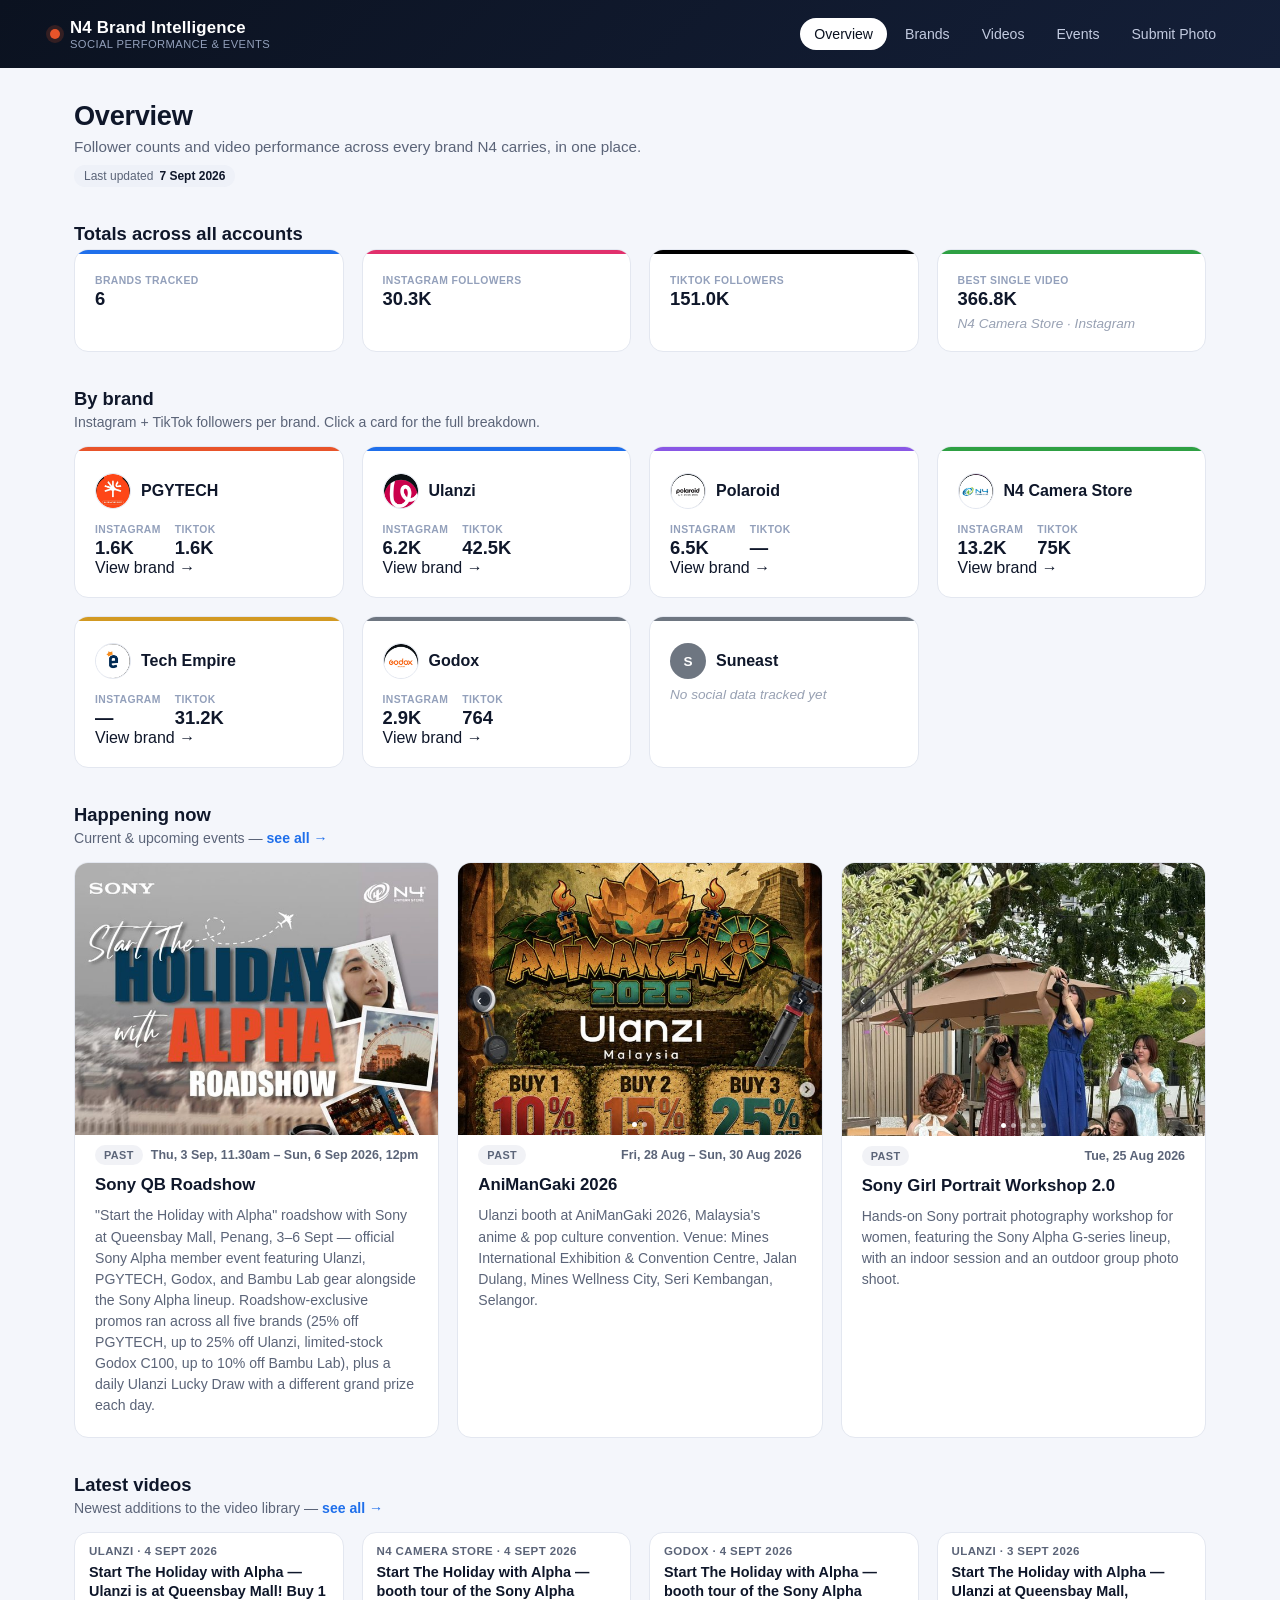
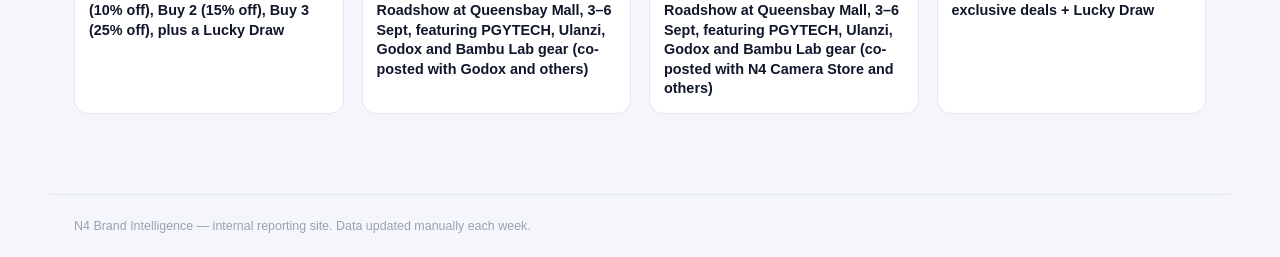
<file: index.html>
<!doctype html>
<html lang="en">
<head>
<meta charset="utf-8" />
<meta name="viewport" content="width=device-width, initial-scale=1" />
<title>N4 Brand Intelligence — Overview</title>
<link rel="stylesheet" href="assets/style.css" />
</head>
<body>
<header class="topbar">
  <div class="topbar-inner">
    <div class="brand-mark">
      <span class="dot"></span>
      <div>
        N4 Brand Intelligence
        <small>Social performance &amp; events</small>
      </div>
    </div>
    <nav class="mainnav">
      <a href="index.html">Overview</a>
      <a href="brands.html">Brands</a>
      <a href="videos.html">Videos</a>
      <a href="events.html">Events</a>
      <a href="submit-photo.html">Submit Photo</a>
    </nav>
  </div>
</header>

<main>
  <div class="page-head">
    <h1>Overview</h1>
    <p>Follower counts and video performance across every brand N4 carries, in one place.</p>
    <div class="updated-pill" id="updatedPill">Loading…</div>
  </div>

  <div class="section">
    <h2>Totals across all accounts</h2>
    <div class="grid cols-4" id="totalsGrid"></div>
  </div>

  <div class="section">
    <h2>By brand</h2>
    <p class="sub">Instagram + TikTok followers per brand. Click a card for the full breakdown.</p>
    <div class="grid cols-4" id="brandGrid"></div>
  </div>

  <div class="section">
    <h2>Happening now</h2>
    <p class="sub">Current &amp; upcoming events — <a href="events.html" style="color:var(--accent-2);font-weight:600;">see all →</a></p>
    <div class="grid cols-3" id="eventsPreview"></div>
  </div>

  <div class="section">
    <h2>Latest videos</h2>
    <p class="sub">Newest additions to the video library — <a href="videos.html" style="color:var(--accent-2);font-weight:600;">see all →</a></p>
    <div id="videosPreview"></div>
  </div>
</main>

<footer class="sitefoot">N4 Brand Intelligence — internal reporting site. Data updated manually each week.</footer>

<script src="assets/app.js"></script>
<script>
(async function () {
  const metrics = await loadJSON("data/metrics.json");
  document.getElementById("updatedPill").innerHTML = `Last updated <b>${fmtDate(metrics.lastUpdated)}</b>`;

  const active = metrics.brands.filter(b => !b.noDataYet);

  // Totals
  let totalIG = 0, totalTT = 0, bestVideo = { views: 0, brand: "", platform: "" };
  active.forEach(b => {
    if (b.instagram) {
      totalIG += b.instagram.followers || 0;
      if ((b.instagram.bestVideoViews || 0) > bestVideo.views) {
        bestVideo = { views: b.instagram.bestVideoViews, brand: b.name, platform: "Instagram" };
      }
    }
    if (b.tiktok) {
      totalTT += b.tiktok.followers || 0;
      if ((b.tiktok.bestVideoViews || 0) > bestVideo.views) {
        bestVideo = { views: b.tiktok.bestVideoViews, brand: b.name, platform: "TikTok" };
      }
    }
  });

  const totalsGrid = document.getElementById("totalsGrid");
  totalsGrid.innerHTML = `
    <div class="card stat"><div class="accent-bar" style="background:var(--accent-2)"></div>
      <span class="plat-stat"><span class="tag">Brands tracked</span><b>${active.length}</b></span></div>
    <div class="card stat"><div class="accent-bar" style="background:#e1306c"></div>
      <span class="plat-stat"><span class="tag">Instagram followers</span><b>${fmtNum(totalIG)}</b></span></div>
    <div class="card stat"><div class="accent-bar" style="background:#000"></div>
      <span class="plat-stat"><span class="tag">TikTok followers</span><b>${fmtNum(totalTT)}</b></span></div>
    <div class="card stat"><div class="accent-bar" style="background:var(--good)"></div>
      <span class="plat-stat"><span class="tag">Best single video</span><b>${fmtNum(bestVideo.views)}</b></span>
      <div class="no-data" style="margin-top:6px;">${bestVideo.brand} · ${bestVideo.platform}</div></div>
  `;

  // Brand cards
  const brandGrid = document.getElementById("brandGrid");
  function logoTag(b, cls) {
    return b.logo
      ? `<img class="${cls}" src="${b.logo}" alt="${b.name} logo" />`
      : `<div class="${cls === 'brand-logo' ? 'brand-logo-placeholder' : 'brand-logo-placeholder'}" style="background:${b.color}">${b.name.charAt(0)}</div>`;
  }

  brandGrid.innerHTML = metrics.brands.map(b => {
    if (b.noDataYet) {
      return `<div class="card stat"><div class="accent-bar" style="background:${b.color}"></div>
        <div class="logo-row">${logoTag(b, 'brand-logo')}<h3>${b.name}</h3></div>
        <div class="no-data" style="margin-top:8px;">No social data tracked yet</div></div>`;
    }
    return `<a href="brands.html#${b.id}"><div class="card stat">
      <div class="accent-bar" style="background:${b.color}"></div>
      <div class="logo-row">${logoTag(b, 'brand-logo')}<h3>${b.name}</h3></div>
      <div class="platforms">
        ${b.instagram ? `<div class="plat-stat"><span class="tag">Instagram</span><b>${fmtNum(b.instagram.followers)}</b></div>` : `<div class="plat-stat"><span class="tag">Instagram</span><b>—</b></div>`}
        ${b.tiktok ? `<div class="plat-stat"><span class="tag">TikTok</span><b>${fmtNum(b.tiktok.followers)}</b></div>` : `<div class="plat-stat"><span class="tag">TikTok</span><b>—</b></div>`}
      </div>
      <span class="view-link">View brand →</span>
    </div></a>`;
  }).join("");

  // Events preview
  try {
    const eventsData = await loadJSON("data/events.json");
    const statusRank = { current: 0, upcoming: 1, past: 2 };
    const sortedEvents = [...eventsData.events].sort((a, b) => {
      const rankDiff = (statusRank[a.status] ?? 3) - (statusRank[b.status] ?? 3);
      if (rankDiff !== 0) return rankDiff;
      // upcoming: soonest first; current/past: most recent first
      const dir = a.status === "upcoming" ? 1 : -1;
      return dir * (a.date || "").localeCompare(b.date || "");
    });
    const preview = sortedEvents.slice(0, 3);
    const eventsPreview = document.getElementById("eventsPreview");
    eventsPreview.innerHTML = preview.length ? preview.map(renderEventCard).join("") :
      `<div class="empty-state">No events added yet. Add one on the Events page.</div>`;
    initPhotoGalleries(eventsPreview);
  } catch (e) {
    document.getElementById("eventsPreview").innerHTML = `<div class="empty-state">Couldn't load events.</div>`;
  }

  // Videos preview
  try {
    const videosData = await loadJSON("data/videos.json");
    const previewWrap = document.getElementById("videosPreview");
    const sorted = [...videosData.videos].sort((a, b) => (b.postedAt || "").localeCompare(a.postedAt || ""));
    if (!sorted.length) {
      previewWrap.innerHTML = `<div class="empty-state">No videos added yet. Paste a TikTok link on the Videos page and it'll show up here.</div>`;
    } else {
      previewWrap.innerHTML = `<div class="video-grid">${sorted.slice(0, 4).map(v => `<div class="video-card"><div class="meta"><div class="brandline">${v.brand || ""}${v.postedAt ? " · " + fmtDate(v.postedAt) : ""}</div><h4>${v.caption || v.url}</h4></div></div>`).join("")}</div>`;
    }
  } catch (e) {
    document.getElementById("videosPreview").innerHTML = `<div class="empty-state">Couldn't load videos.</div>`;
  }

  function renderEventCard(ev) {
    const statusBadge = ev.placeholder ? `<span class="badge placeholder">Needs confirming</span>` : `<span class="badge ${ev.status}">${ev.status}</span>`;
    const photo = eventPhotoMarkup(ev);
    return `<div class="event-card">
      ${photo}
      <div class="status-row">${statusBadge}<span class="datebar">${ev.dateLabel || ""}</span></div>
      <h3>${ev.title}</h3>
      <p>${ev.description || ""}</p>
    </div>`;
  }
})();
</script>
</body>
</html>
</file>
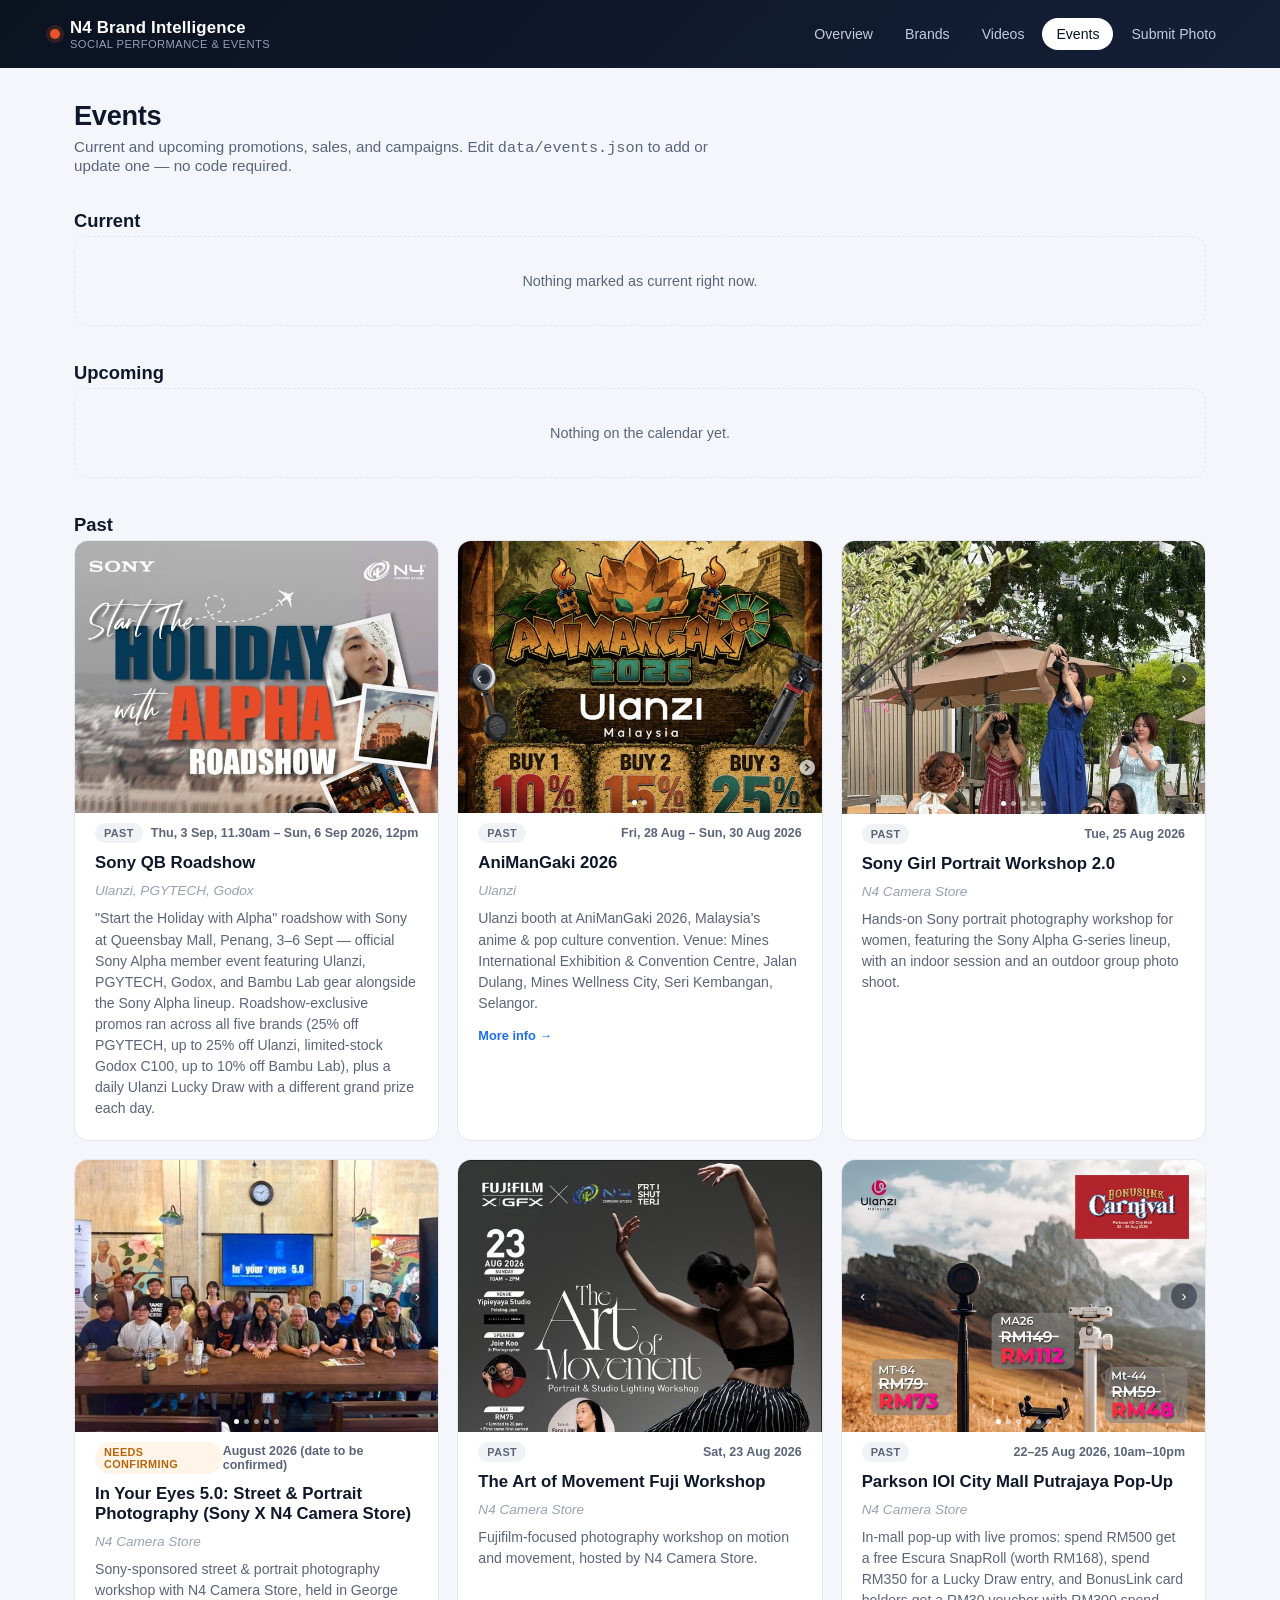
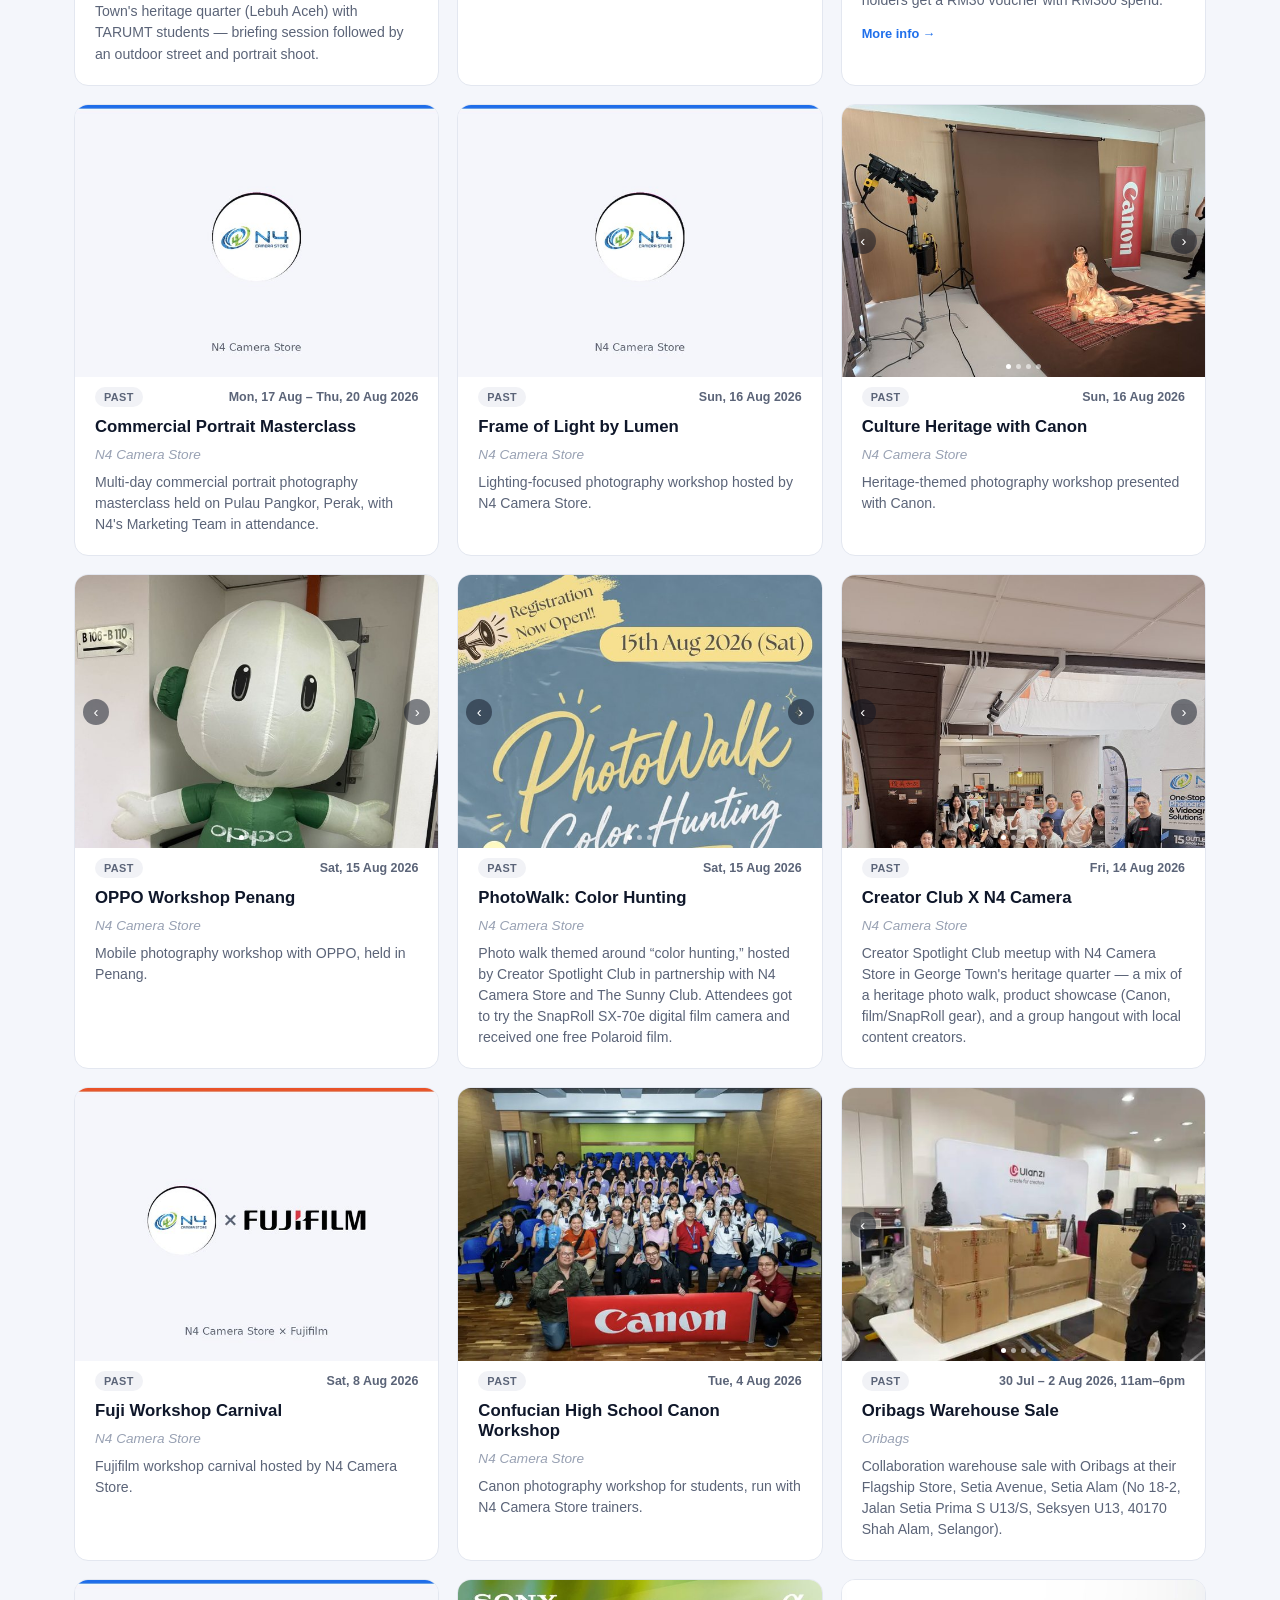
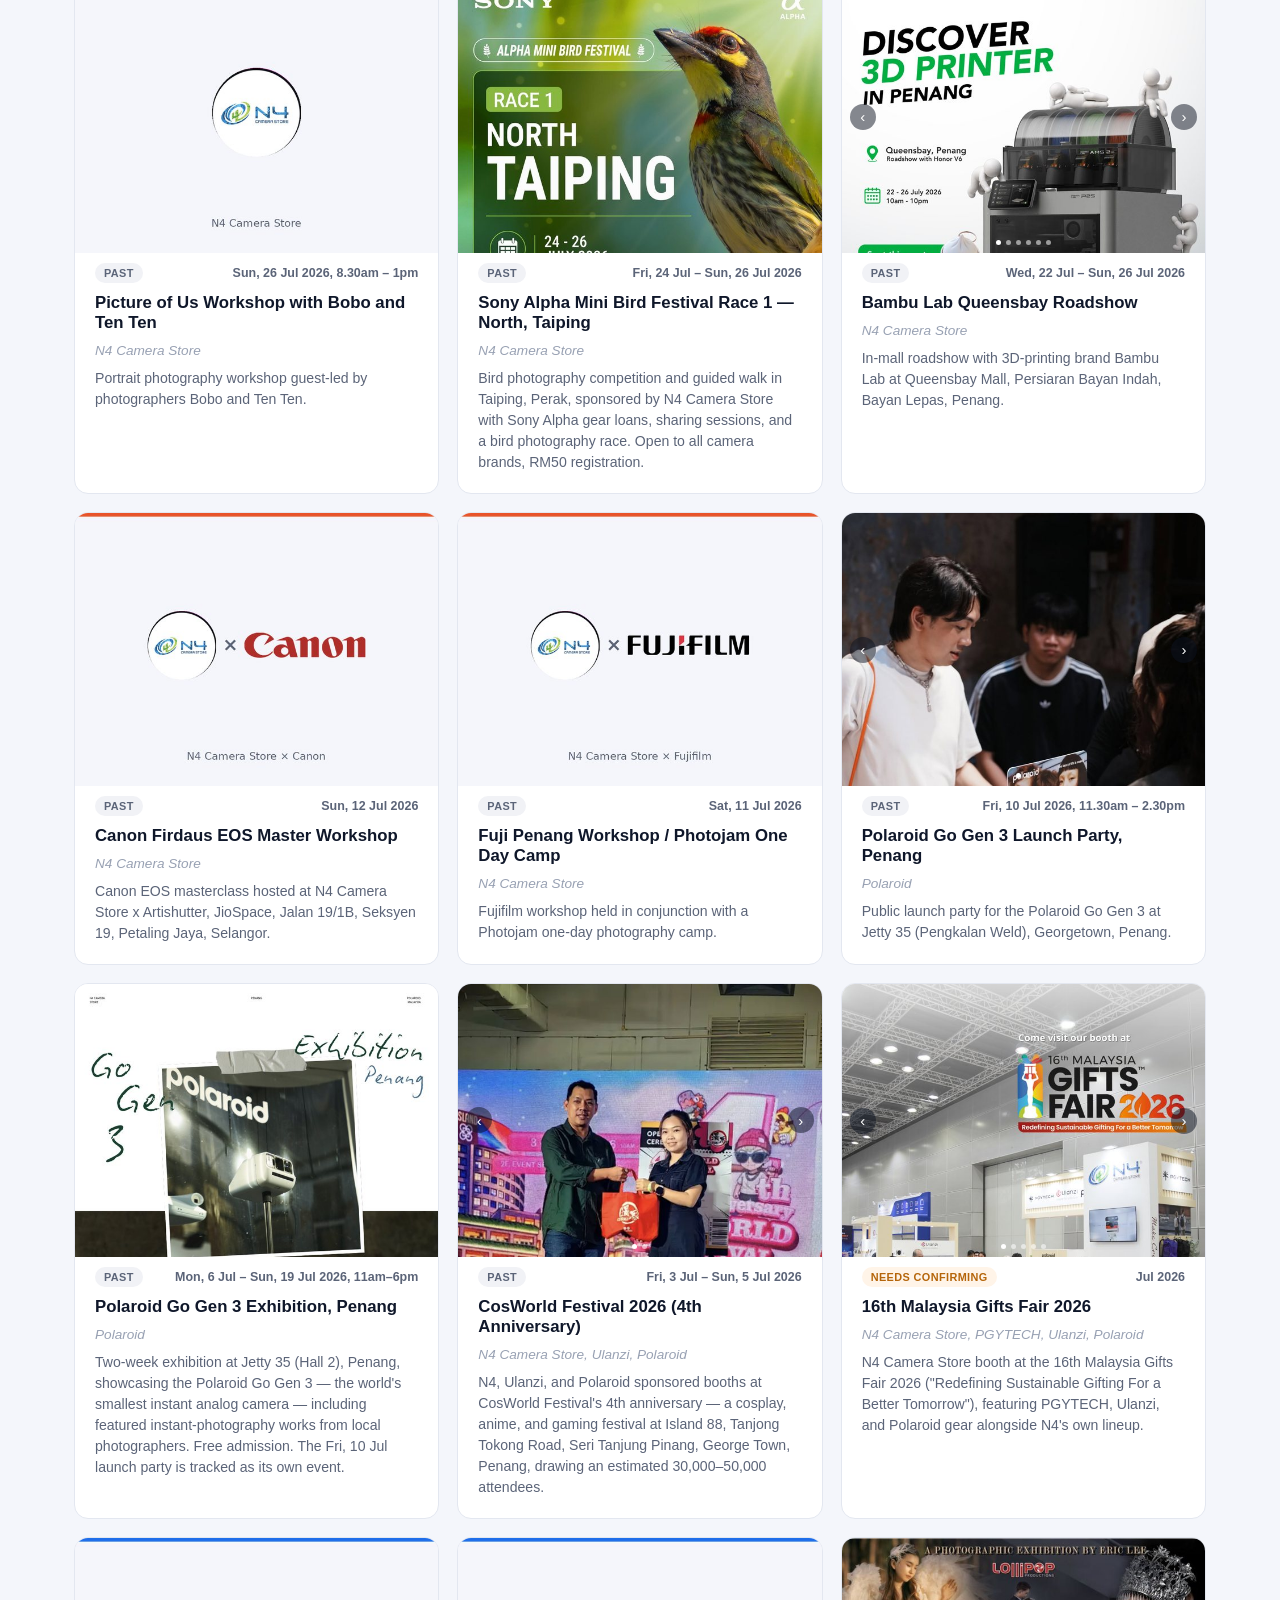
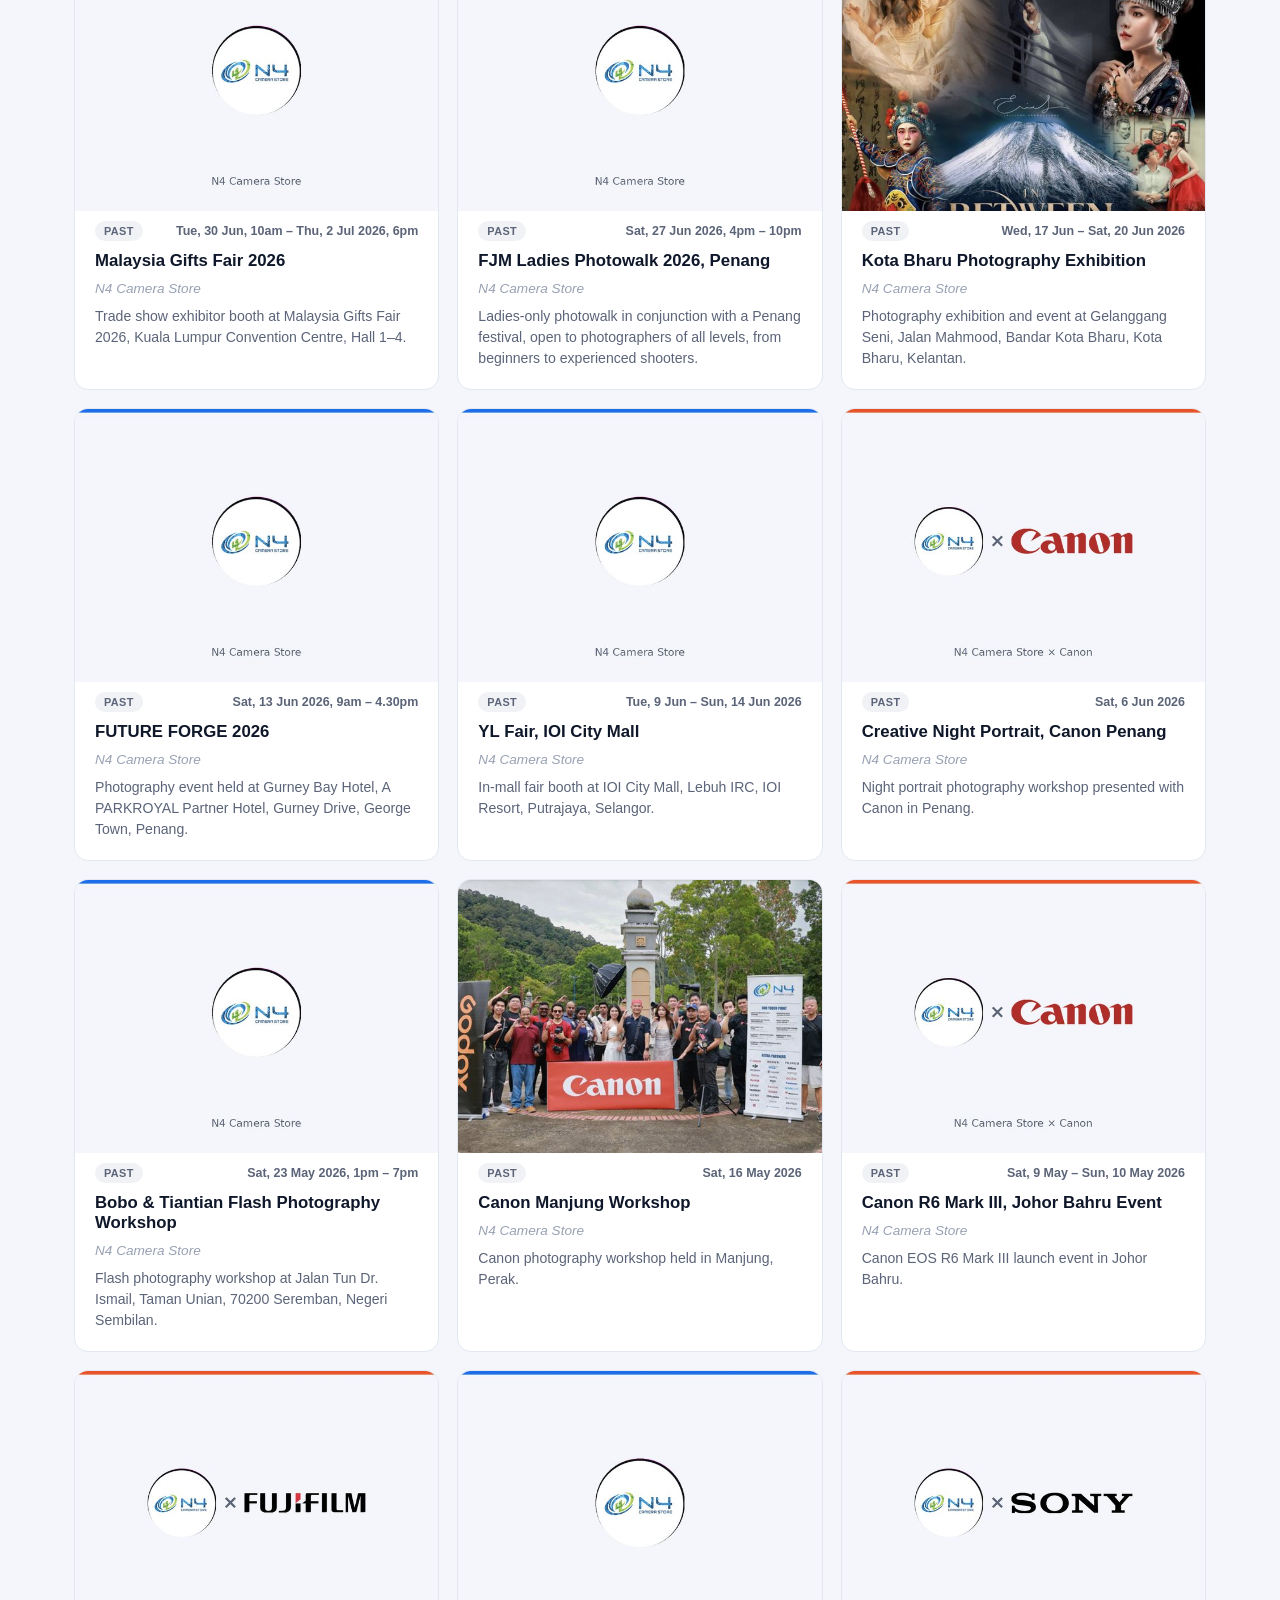
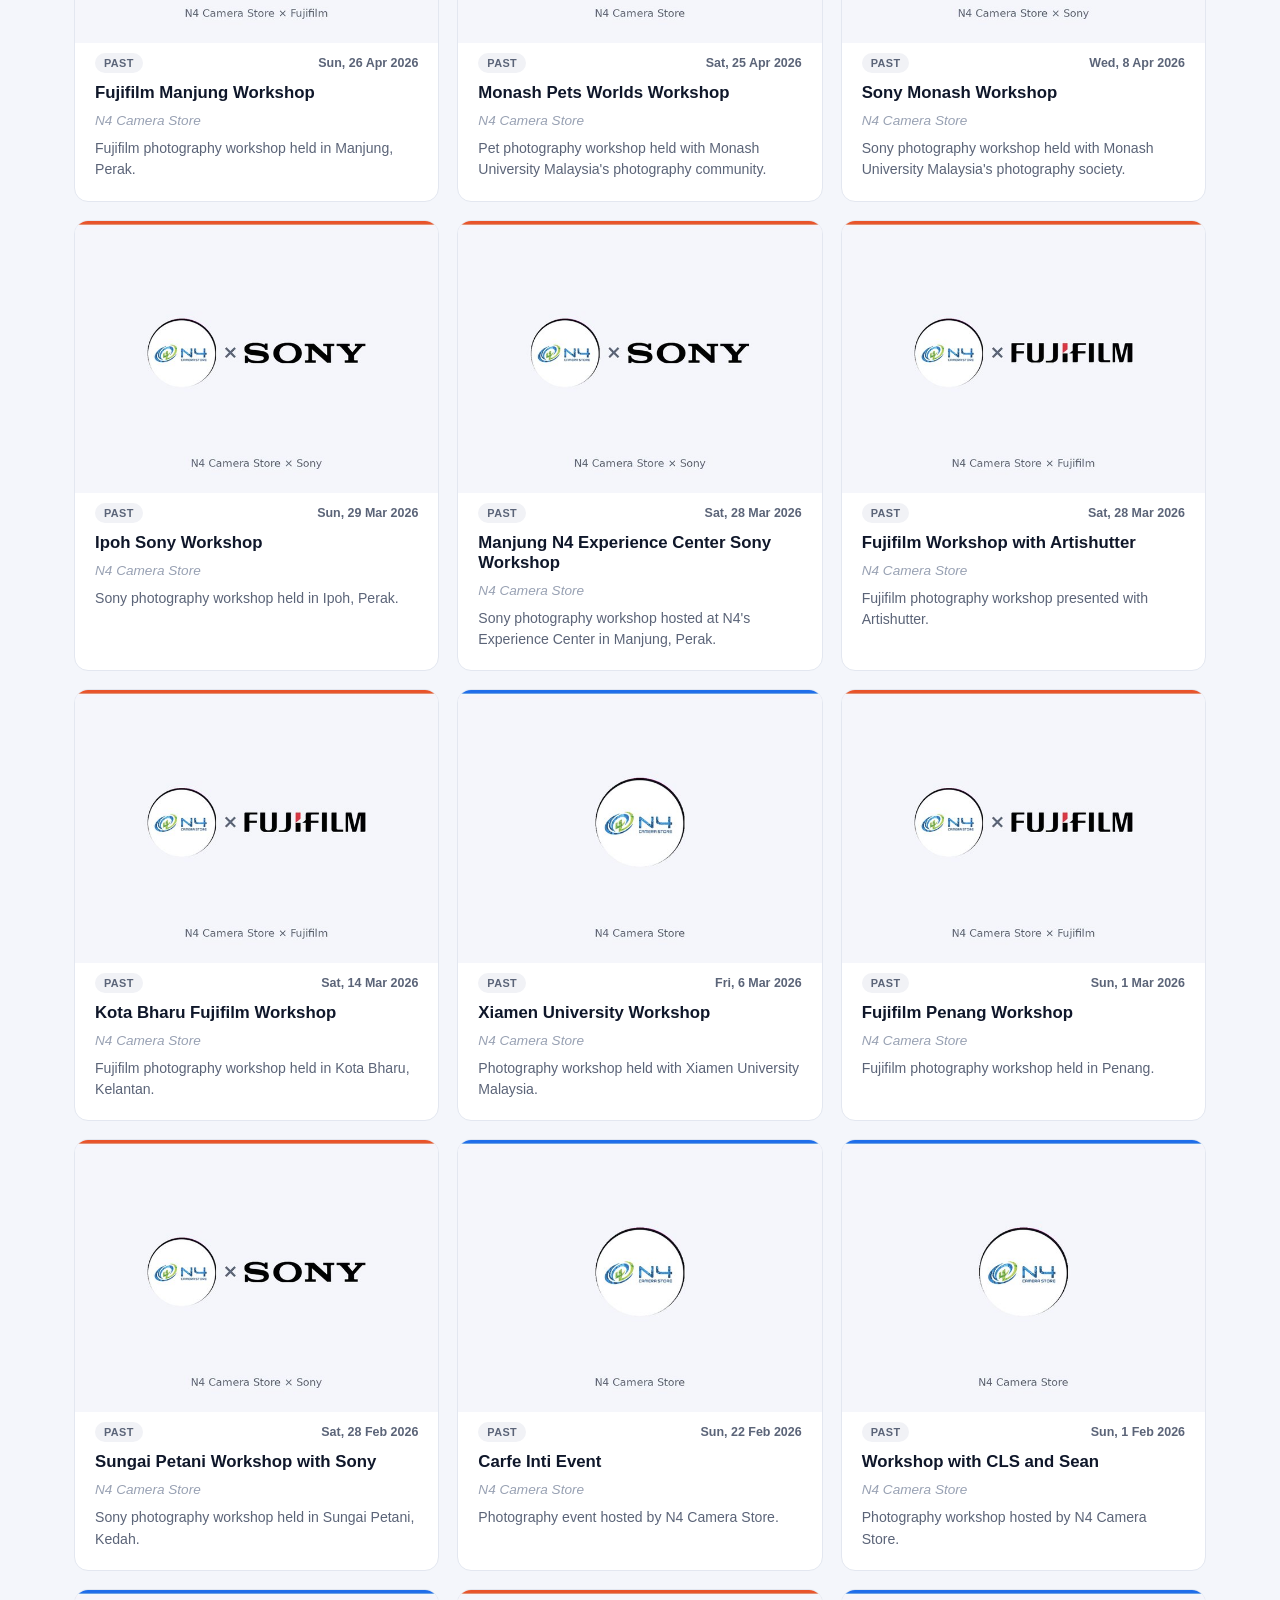
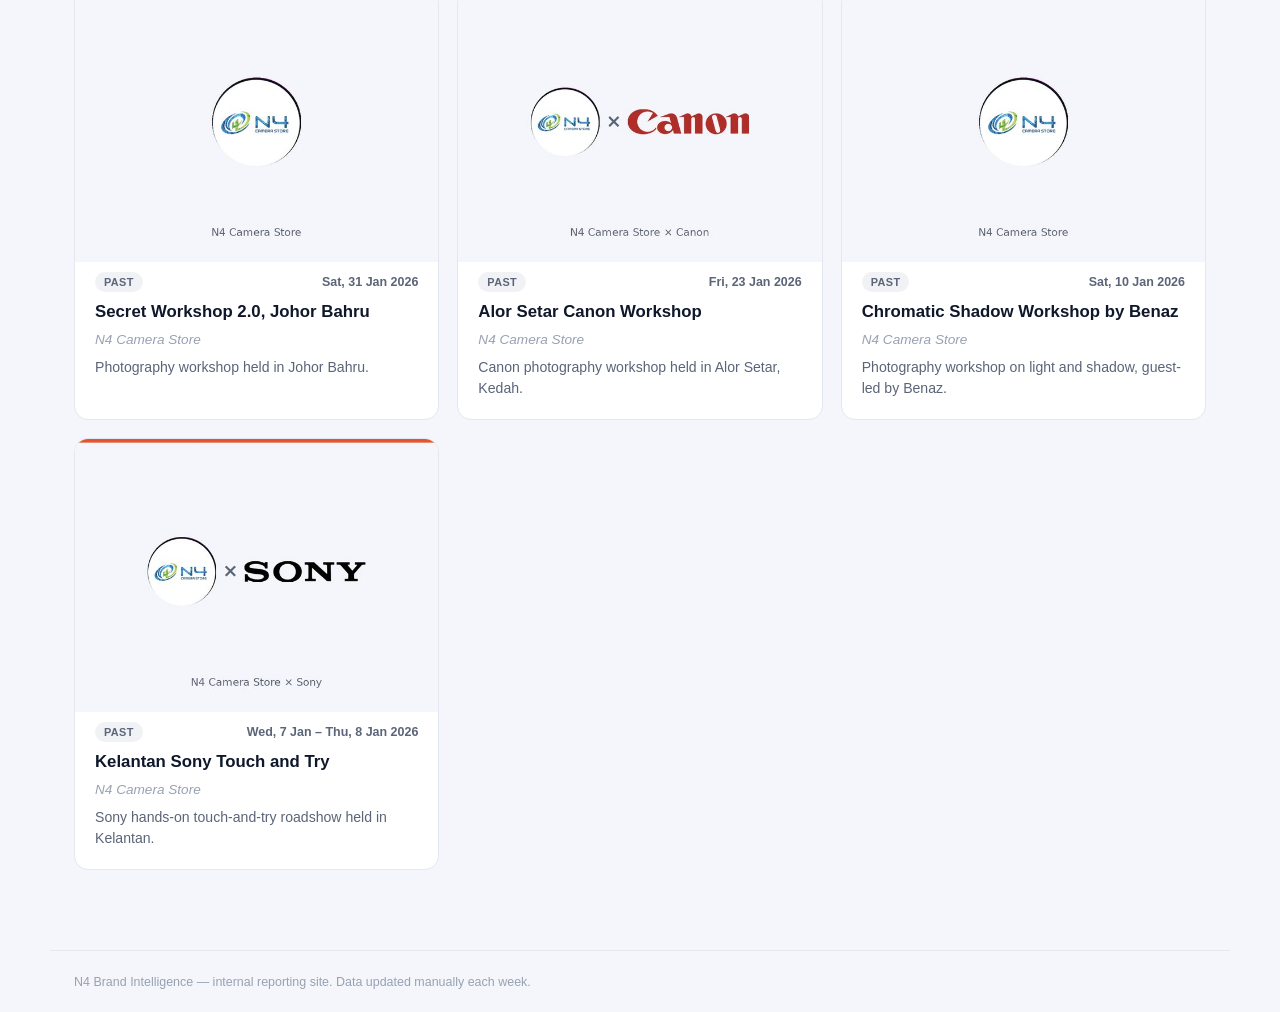
<file: events.html>
<!doctype html>
<html lang="en">
<head>
<meta charset="utf-8" />
<meta name="viewport" content="width=device-width, initial-scale=1" />
<title>N4 Brand Intelligence — Events</title>
<link rel="stylesheet" href="assets/style.css" />
</head>
<body>
<header class="topbar">
  <div class="topbar-inner">
    <div class="brand-mark">
      <span class="dot"></span>
      <div>N4 Brand Intelligence<small>Social performance &amp; events</small></div>
    </div>
    <nav class="mainnav">
      <a href="index.html">Overview</a>
      <a href="brands.html">Brands</a>
      <a href="videos.html">Videos</a>
      <a href="events.html">Events</a>
      <a href="submit-photo.html">Submit Photo</a>
    </nav>
  </div>
</header>

<main>
  <div class="page-head">
    <h1>Events</h1>
    <p>Current and upcoming promotions, sales, and campaigns. Edit <code>data/events.json</code> to add or update one — no code required.</p>
  </div>

  <div class="section">
    <h2>Current</h2>
    <div class="grid cols-3" id="currentGrid"></div>
  </div>

  <div class="section">
    <h2>Upcoming</h2>
    <div class="grid cols-3" id="upcomingGrid"></div>
  </div>

  <div class="section">
    <h2>Past</h2>
    <div class="grid cols-3" id="pastGrid"></div>
  </div>
</main>

<footer class="sitefoot">N4 Brand Intelligence — internal reporting site. Data updated manually each week.</footer>

<script src="assets/app.js"></script>
<script>
(async function () {
  let data;
  try {
    data = await loadJSON("data/events.json");
  } catch (e) {
    document.getElementById("currentGrid").innerHTML = `<div class="empty-state">Couldn't load events.</div>`;
    return;
  }

  const groups = { current: [], upcoming: [], past: [] };
  data.events.forEach(ev => (groups[ev.status] || groups.current).push(ev));

  // Upcoming: soonest first. Past: most recent first. Missing dates sort last within their group.
  groups.upcoming.sort((a, b) => (a.date || "9999").localeCompare(b.date || "9999"));
  groups.past.sort((a, b) => (b.date || "").localeCompare(a.date || ""));

  function card(ev) {
    const statusBadge = ev.placeholder
      ? `<span class="badge placeholder">Needs confirming</span>`
      : `<span class="badge ${ev.status}">${ev.status}</span>`;
    const photo = eventPhotoMarkup(ev);
    return `<div class="event-card">
      ${photo}
      <div class="status-row">${statusBadge}<span class="datebar">${ev.dateLabel || ""}</span></div>
      <h3>${ev.title}</h3>
      ${ev.brand ? `<div class="no-data">${ev.brand}</div>` : ""}
      <p>${ev.description || ""}</p>
      ${ev.link ? `<a class="open" href="${ev.link}" target="_blank" rel="noopener">More info →</a>` : ""}
    </div>`;
  }

  document.getElementById("currentGrid").innerHTML = groups.current.length
    ? groups.current.map(card).join("")
    : `<div class="empty-state" style="grid-column:1/-1;">Nothing marked as current right now.</div>`;

  document.getElementById("upcomingGrid").innerHTML = groups.upcoming.length
    ? groups.upcoming.map(card).join("")
    : `<div class="empty-state" style="grid-column:1/-1;">Nothing on the calendar yet.</div>`;

  document.getElementById("pastGrid").innerHTML = groups.past.length
    ? groups.past.map(card).join("")
    : `<div class="empty-state" style="grid-column:1/-1;">No past events logged yet.</div>`;

  initPhotoGalleries(document.querySelector("main"));
})();
</script>
</body>
</html>
</file>
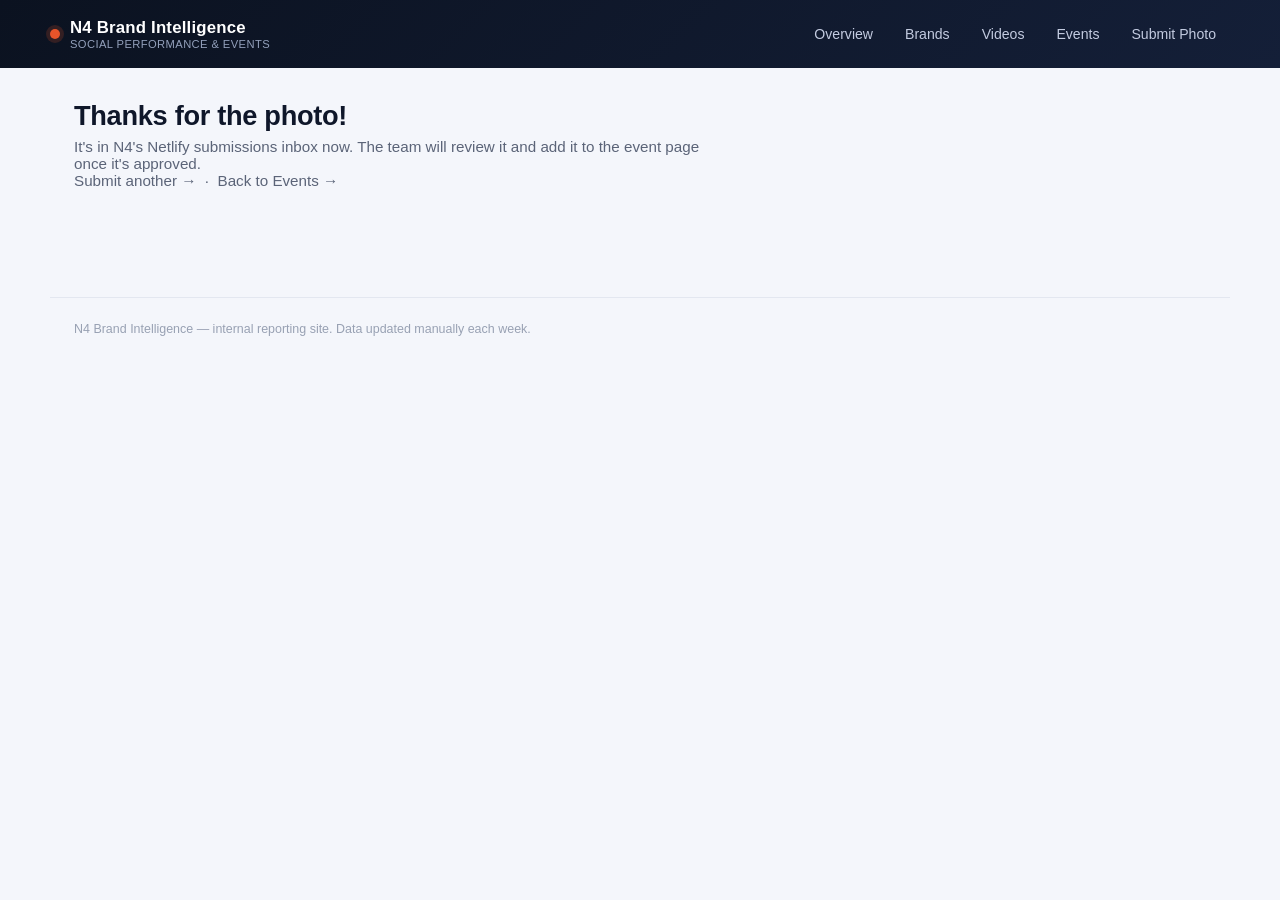
<file: submit-photo-thanks.html>
<!doctype html>
<html lang="en">
<head>
<meta charset="utf-8" />
<meta name="viewport" content="width=device-width, initial-scale=1" />
<title>N4 Brand Intelligence — Thanks!</title>
<link rel="stylesheet" href="assets/style.css" />
</head>
<body>
<header class="topbar">
  <div class="topbar-inner">
    <div class="brand-mark">
      <span class="dot"></span>
      <div>N4 Brand Intelligence<small>Social performance &amp; events</small></div>
    </div>
    <nav class="mainnav">
      <a href="index.html">Overview</a>
      <a href="brands.html">Brands</a>
      <a href="videos.html">Videos</a>
      <a href="events.html">Events</a>
      <a href="submit-photo.html">Submit Photo</a>
    </nav>
  </div>
</header>

<main>
  <div class="page-head">
    <h1>Thanks for the photo!</h1>
    <p>It's in N4's Netlify submissions inbox now. The team will review it and add it to the event page once it's approved.</p>
    <p><a class="open" href="submit-photo.html">Submit another →</a> &nbsp;·&nbsp; <a class="open" href="events.html">Back to Events →</a></p>
  </div>
</main>

<footer class="sitefoot">N4 Brand Intelligence — internal reporting site. Data updated manually each week.</footer>
</body>
</html>
</file>
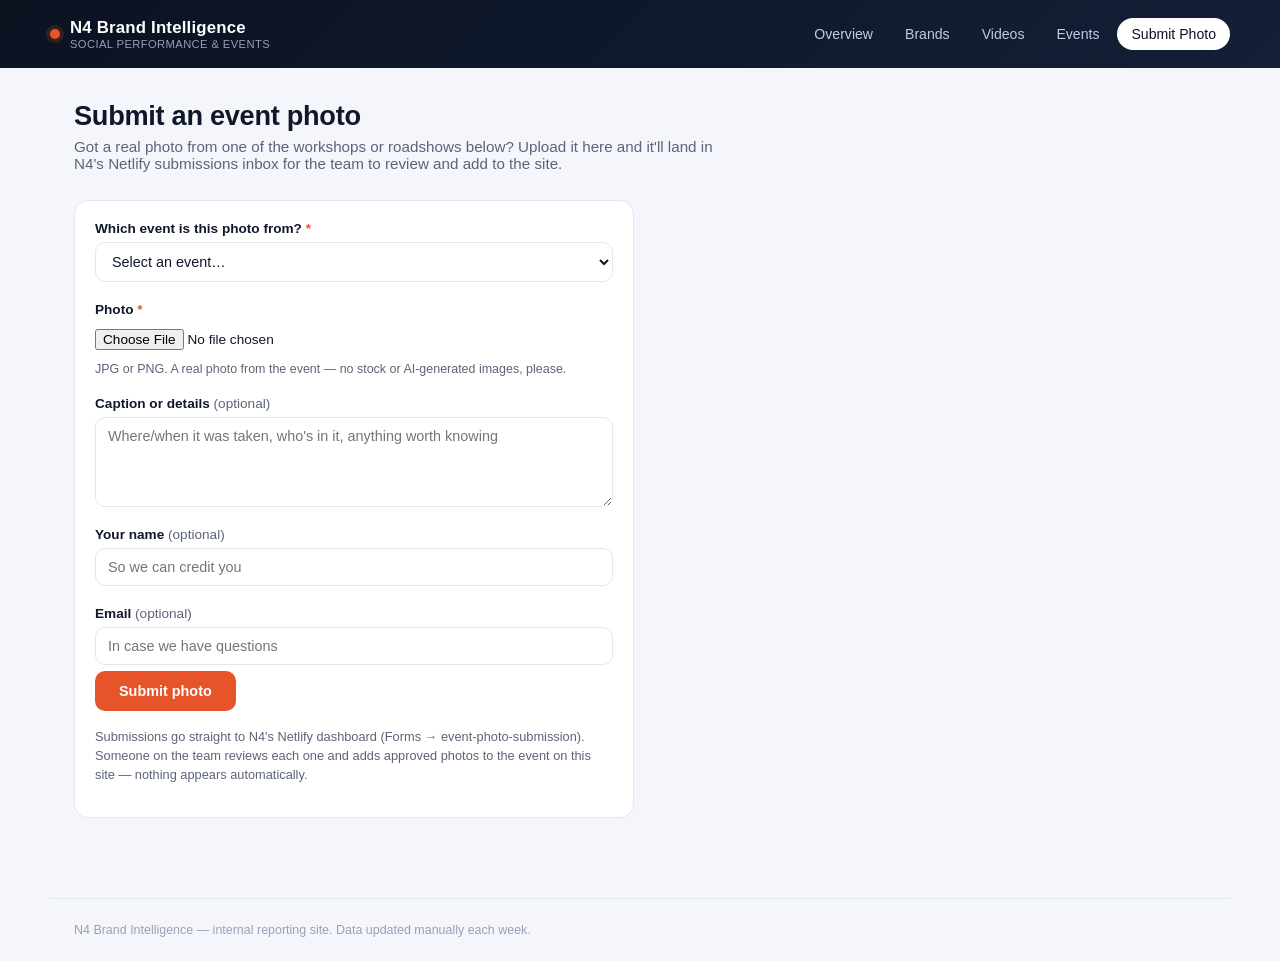
<file: submit-photo.html>
<!doctype html>
<html lang="en">
<head>
<meta charset="utf-8" />
<meta name="viewport" content="width=device-width, initial-scale=1" />
<title>N4 Brand Intelligence — Submit a Photo</title>
<link rel="stylesheet" href="assets/style.css" />
</head>
<body>
<header class="topbar">
  <div class="topbar-inner">
    <div class="brand-mark">
      <span class="dot"></span>
      <div>N4 Brand Intelligence<small>Social performance &amp; events</small></div>
    </div>
    <nav class="mainnav">
      <a href="index.html">Overview</a>
      <a href="brands.html">Brands</a>
      <a href="videos.html">Videos</a>
      <a href="events.html">Events</a>
      <a href="submit-photo.html">Submit Photo</a>
    </nav>
  </div>
</header>

<main>
  <div class="page-head">
    <h1>Submit an event photo</h1>
    <p>Got a real photo from one of the workshops or roadshows below? Upload it here and it'll land in N4's Netlify submissions inbox for the team to review and add to the site.</p>
  </div>

  <form
    name="event-photo-submission"
    method="POST"
    data-netlify="true"
    netlify-honeypot="bot-field"
    enctype="multipart/form-data"
    action="submit-photo-thanks.html"
    class="card photo-form"
    id="photoForm"
  >
    <input type="hidden" name="form-name" value="event-photo-submission" />
    <p class="hp-field">
      <label>Leave this field blank<input name="bot-field" /></label>
    </p>

    <div class="form-field">
      <label for="eventSelect">Which event is this photo from? <span class="req">*</span></label>
      <select name="event" id="eventSelect" required>
        <option value="">Loading events…</option>
      </select>
    </div>

    <div class="form-field">
      <label for="photoInput">Photo <span class="req">*</span></label>
      <input type="file" name="photo" id="photoInput" accept="image/*" required />
      <div class="hint">JPG or PNG. A real photo from the event — no stock or AI-generated images, please.</div>
    </div>

    <div class="form-field">
      <label for="captionInput">Caption or details <span class="opt">(optional)</span></label>
      <textarea name="caption" id="captionInput" placeholder="Where/when it was taken, who's in it, anything worth knowing"></textarea>
    </div>

    <div class="form-field">
      <label for="nameInput">Your name <span class="opt">(optional)</span></label>
      <input type="text" name="name" id="nameInput" placeholder="So we can credit you" />
    </div>

    <div class="form-field">
      <label for="emailInput">Email <span class="opt">(optional)</span></label>
      <input type="email" name="email" id="emailInput" placeholder="In case we have questions" />
    </div>

    <button type="submit" class="btn-primary">Submit photo</button>
    <p class="form-note">Submissions go straight to N4's Netlify dashboard (Forms → event-photo-submission). Someone on the team reviews each one and adds approved photos to the event on this site — nothing appears automatically.</p>
  </form>
</main>

<footer class="sitefoot">N4 Brand Intelligence — internal reporting site. Data updated manually each week.</footer>

<script src="assets/app.js"></script>
<script>
(async function () {
  const select = document.getElementById("eventSelect");
  let data;
  try {
    data = await loadJSON("data/events.json");
  } catch (e) {
    select.innerHTML = `<option value="">Couldn't load events — refresh to try again</option>`;
    return;
  }

  const groups = { current: [], upcoming: [], past: [] };
  data.events.forEach(ev => (groups[ev.status] || groups.past).push(ev));

  function optionsFor(list) {
    return list.map(ev => `<option value="${ev.id}">${ev.title}${ev.dateLabel ? " — " + ev.dateLabel : ""}</option>`).join("");
  }

  const parts = [`<option value="">Select an event…</option>`];
  if (groups.current.length) parts.push(`<optgroup label="Current">${optionsFor(groups.current)}</optgroup>`);
  if (groups.upcoming.length) parts.push(`<optgroup label="Upcoming">${optionsFor(groups.upcoming)}</optgroup>`);
  if (groups.past.length) parts.push(`<optgroup label="Past">${optionsFor(groups.past)}</optgroup>`);
  parts.push(`<option value="__other">Other / not listed</option>`);

  select.innerHTML = parts.join("");
})();
</script>
</body>
</html>
</file>
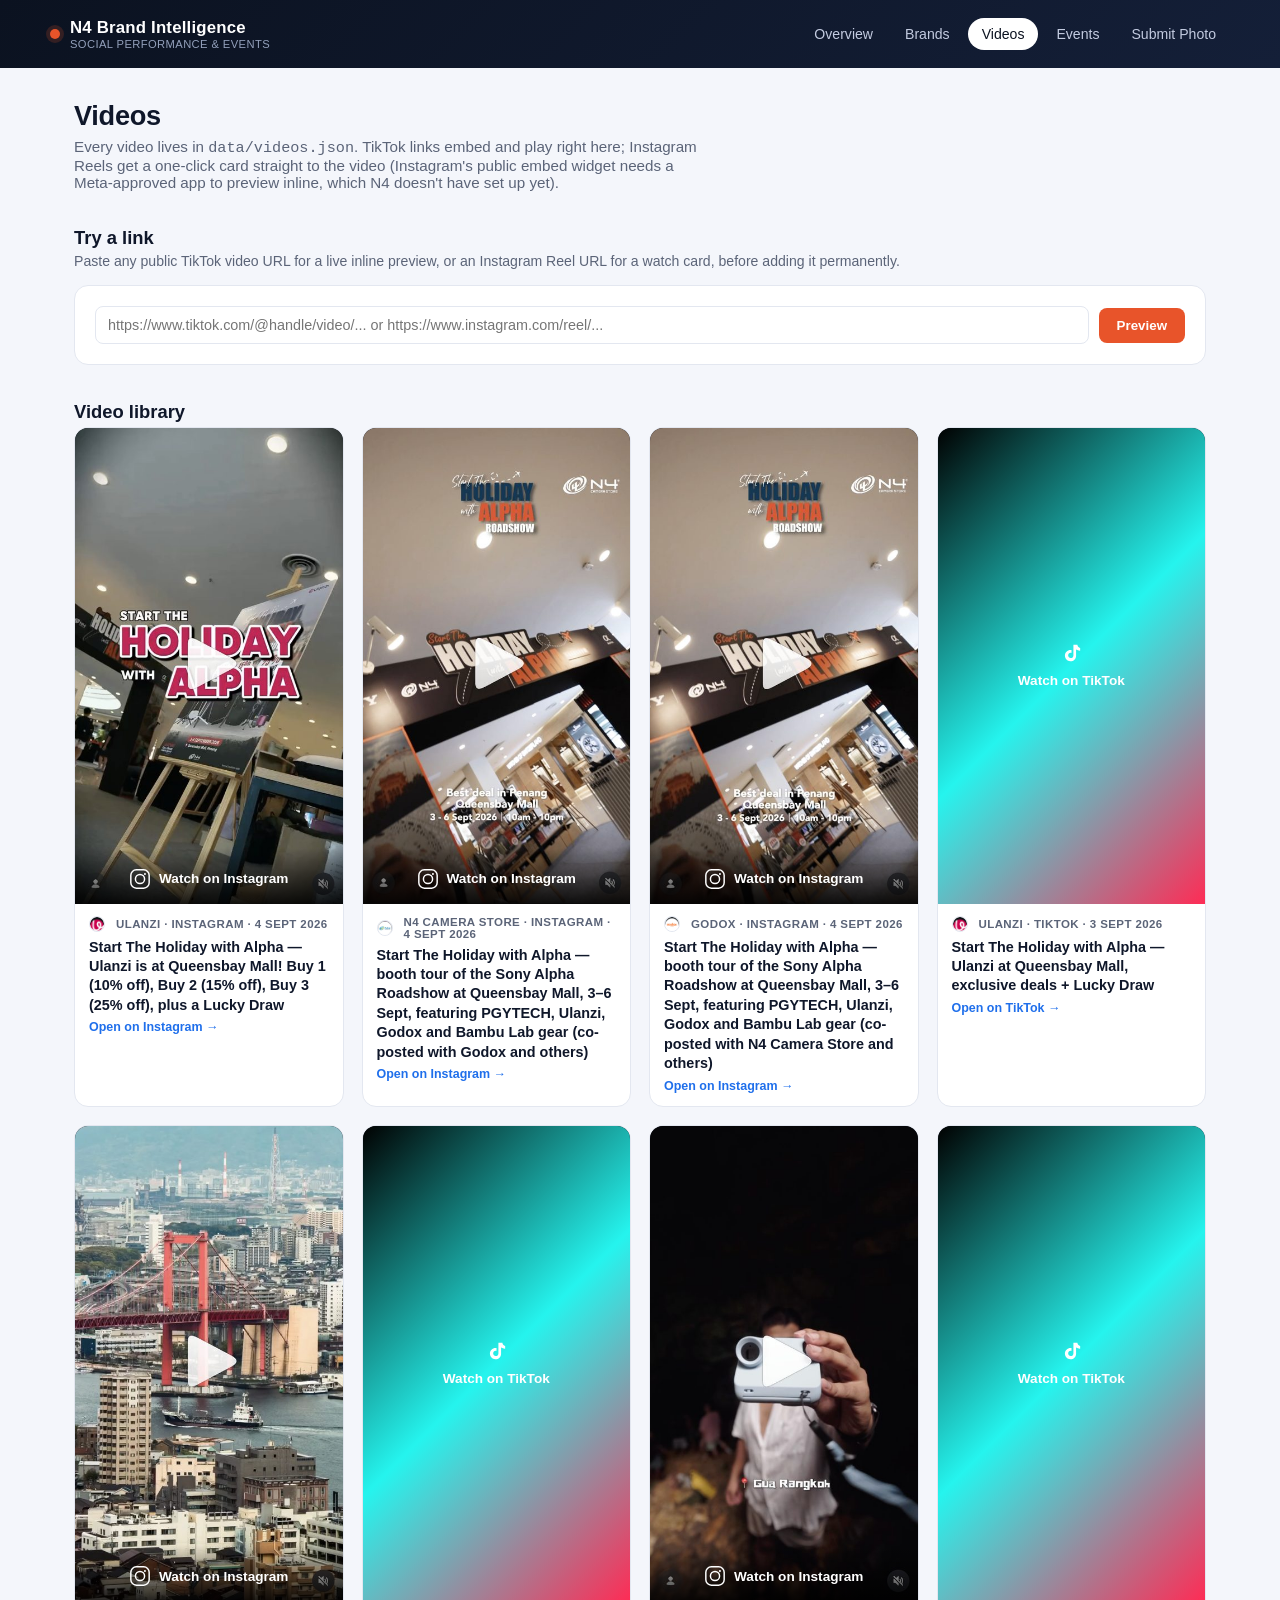
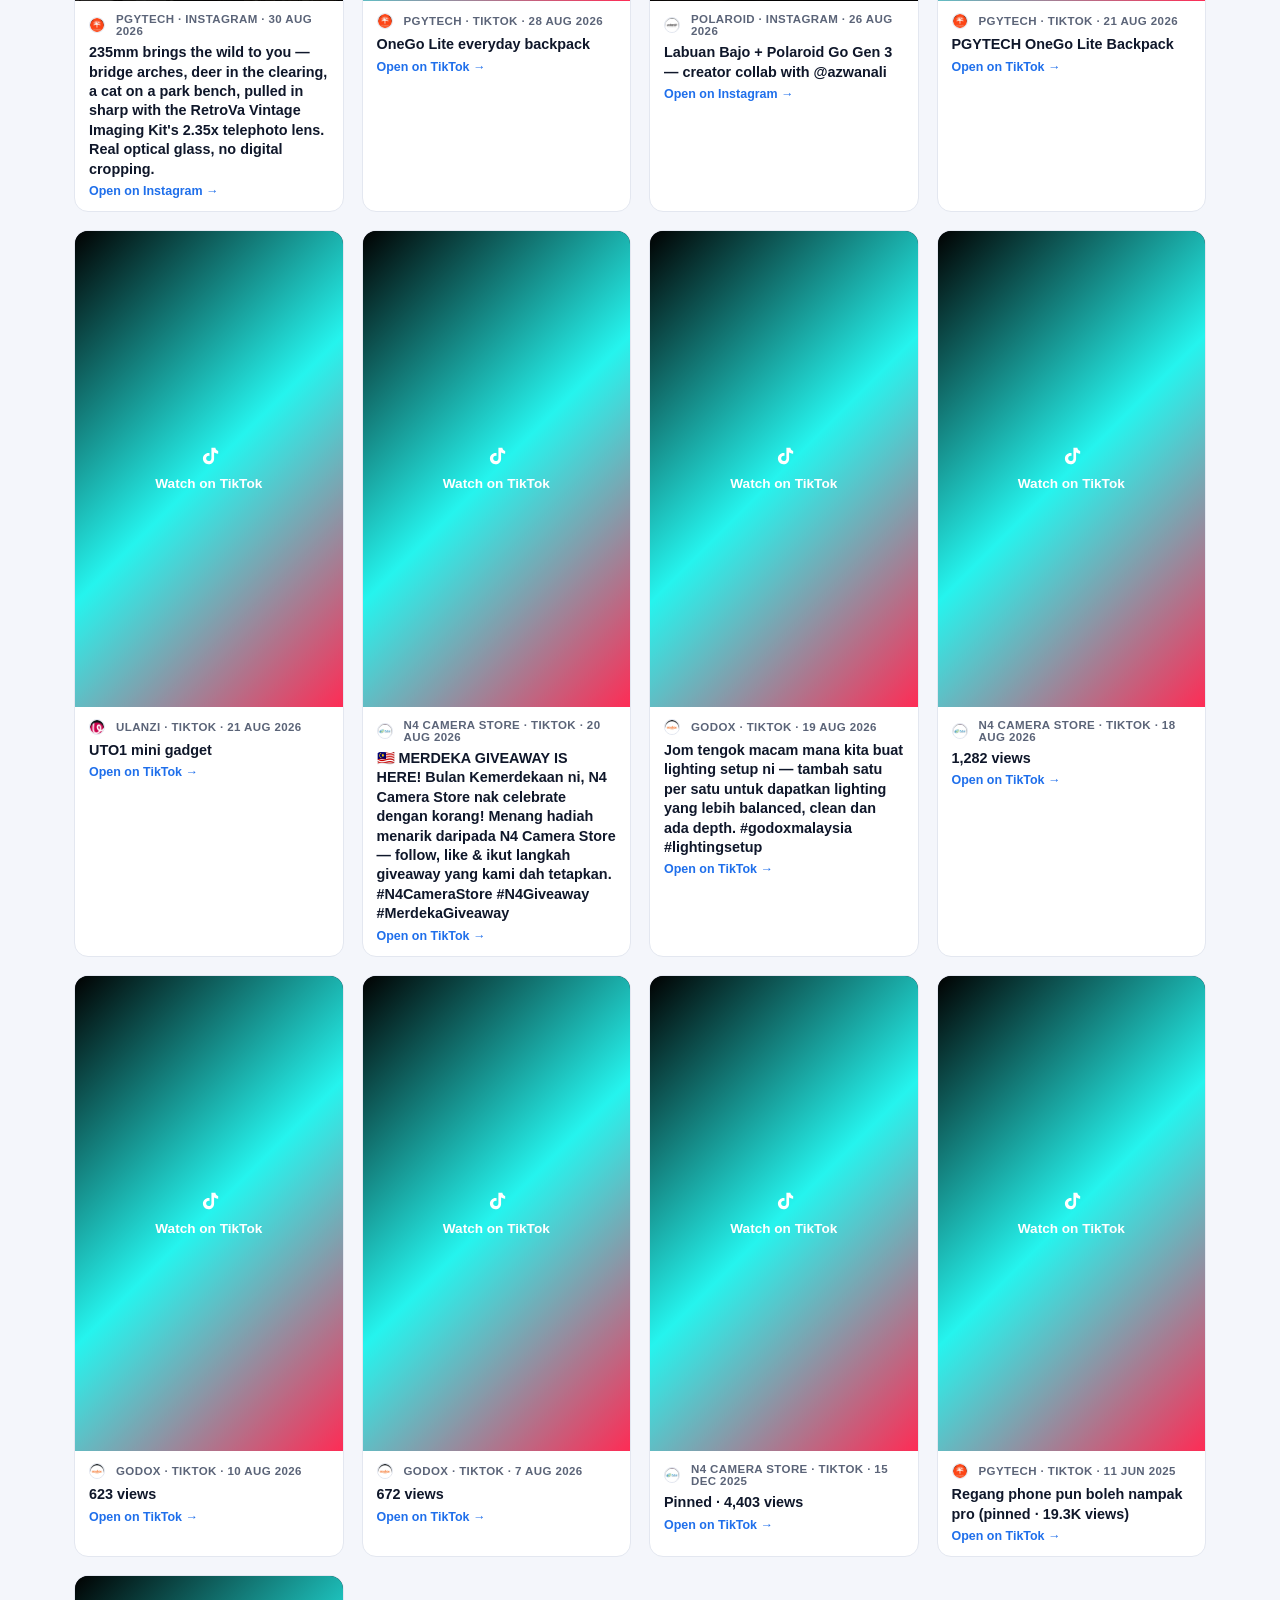
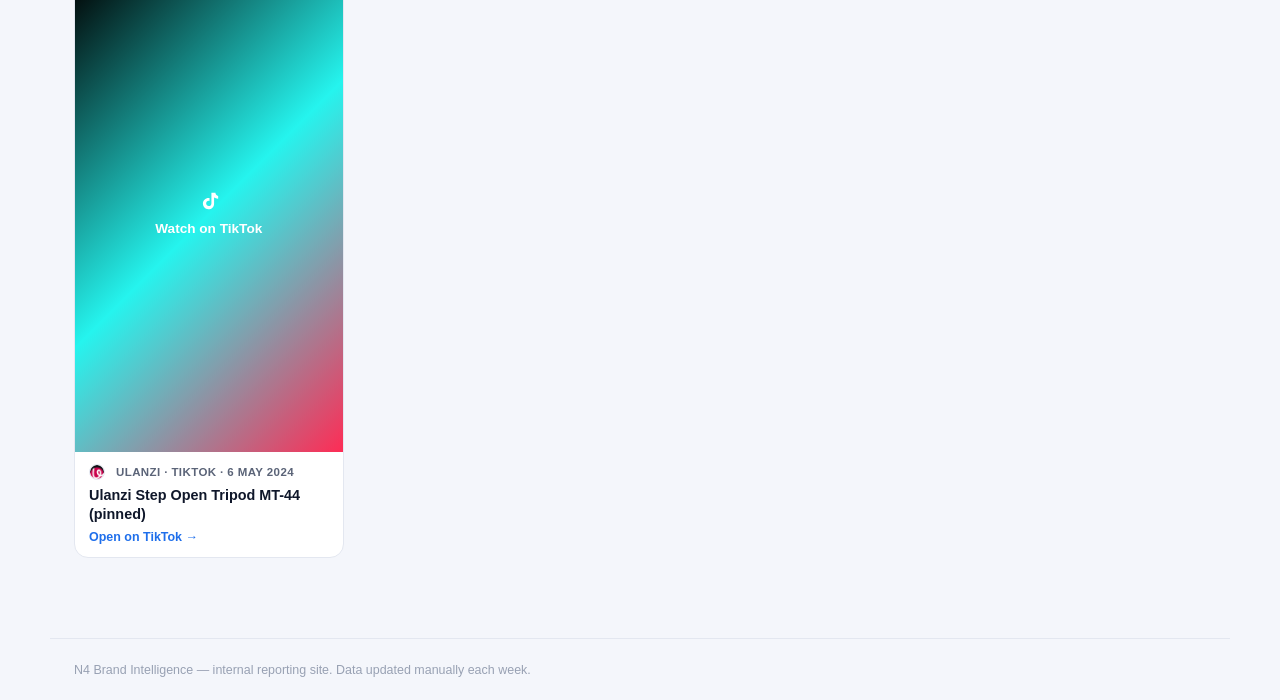
<file: videos.html>
<!doctype html>
<html lang="en">
<head>
<meta charset="utf-8" />
<meta name="viewport" content="width=device-width, initial-scale=1" />
<title>N4 Brand Intelligence — Videos</title>
<link rel="stylesheet" href="assets/style.css" />
</head>
<body>
<header class="topbar">
  <div class="topbar-inner">
    <div class="brand-mark">
      <span class="dot"></span>
      <div>N4 Brand Intelligence<small>Social performance &amp; events</small></div>
    </div>
    <nav class="mainnav">
      <a href="index.html">Overview</a>
      <a href="brands.html">Brands</a>
      <a href="videos.html">Videos</a>
      <a href="events.html">Events</a>
      <a href="submit-photo.html">Submit Photo</a>
    </nav>
  </div>
</header>

<main>
  <div class="page-head">
    <h1>Videos</h1>
    <p>Every video lives in <code>data/videos.json</code>. TikTok links embed and play right here; Instagram Reels get a one-click card straight to the video (Instagram's public embed widget needs a Meta-approved app to preview inline, which N4 doesn't have set up yet).</p>
  </div>

  <div class="section">
    <h2>Try a link</h2>
    <p class="sub">Paste any public TikTok video URL for a live inline preview, or an Instagram Reel URL for a watch card, before adding it permanently.</p>
    <div class="card" style="display:flex;gap:10px;flex-wrap:wrap;align-items:center;">
      <input id="previewUrl" type="text" placeholder="https://www.tiktok.com/@handle/video/... or https://www.instagram.com/reel/..." style="flex:1;min-width:240px;padding:10px 12px;border:1px solid var(--border);border-radius:8px;font-size:.9rem;" />
      <button id="previewBtn" style="padding:10px 18px;border:0;border-radius:8px;background:var(--accent);color:#fff;font-weight:600;cursor:pointer;">Preview</button>
    </div>
    <div id="previewSlot" style="max-width:300px;margin-top:16px;"></div>
  </div>

  <div class="section">
    <h2>Video library</h2>
    <div class="video-grid" id="videoGrid"></div>
  </div>
</main>

<footer class="sitefoot">N4 Brand Intelligence — internal reporting site. Data updated manually each week.</footer>

<script src="assets/app.js"></script>
<script>
const tiktokIcon = `<svg width="20" height="20" viewBox="0 0 24 24" fill="none" xmlns="http://www.w3.org/2000/svg">
  <path d="M16.5 2h3.2c.2 1.9 1.3 3.5 3.3 4v3.3c-1.8.1-3.4-.4-4.9-1.4v7.4c0 3.9-3.2 6.9-7 6.7-3.5-.2-6.3-3.1-6.4-6.6-.1-3.9 3.1-7.1 7-7 .3 0 .6 0 .9.1v3.5c-.3-.1-.6-.2-.9-.2-1.8 0-3.2 1.5-3.1 3.3.1 1.6 1.4 2.9 3 3 1.8.1 3.3-1.4 3.3-3.2V2Z" fill="#fff"/>
</svg>`;

function tiktokWatchCard(url) {
  return `<a class="ig-watch tiktok-watch" href="${url}" target="_blank" rel="noopener">
    <div class="ig-watch-badge">${tiktokIcon}<span>Watch on TikTok</span></div>
  </a>`;
}

// TikTok's own public oEmbed endpoint (https://www.tiktok.com/oembed) allows direct
// cross-origin requests, so it's called straight from the browser — no serverless proxy
// needed. (The site used to route this through a Netlify function; that's gone now that
// the site runs on GitHub Pages, which has no backend, so we call TikTok directly instead.)
async function embedTikTok(url, slotEl) {
  slotEl.innerHTML = `<div class="embed-slot">Loading…</div>`;
  try {
    const params = new URLSearchParams({ url });
    const res = await fetch(`https://www.tiktok.com/oembed?${params.toString()}`);
    if (!res.ok) throw new Error("oEmbed request failed");
    const data = await res.json();
    if (data.html) {
      slotEl.innerHTML = `<div class="embed-slot">${data.html}</div>`;
      // TikTok's embed script (only needs to load once globally)
      if (!window.__tiktokEmbedScriptLoaded) {
        const s = document.createElement("script");
        s.src = "https://www.tiktok.com/embed.js";
        s.async = true;
        document.body.appendChild(s);
        window.__tiktokEmbedScriptLoaded = true;
      } else if (window.tiktokEmbed && window.tiktokEmbed.lib && window.tiktokEmbed.lib.render) {
        window.tiktokEmbed.lib.render();
      }
    } else {
      slotEl.classList.add("ig-slot");
      slotEl.innerHTML = tiktokWatchCard(url);
    }
  } catch (e) {
    // Fall back to a simple watch card rather than an error message — the video is
    // still one click away even if the inline embed can't load.
    slotEl.classList.add("ig-slot");
    slotEl.innerHTML = tiktokWatchCard(url);
  }
}

// Instagram's public embed widget requires a Meta-approved app to render reliably these days —
// without that (Ronnie doesn't have Meta API access set up yet), it 503s more often than not.
// Rather than show a broken iframe, use a real frame captured from the post as a thumbnail
// and link straight out to the playable Reel.
const igIcon = `<svg width="22" height="22" viewBox="0 0 24 24" fill="none" xmlns="http://www.w3.org/2000/svg">
  <rect x="2" y="2" width="20" height="20" rx="6" stroke="#fff" stroke-width="1.6"/>
  <circle cx="12" cy="12" r="5" stroke="#fff" stroke-width="1.6"/>
  <circle cx="17.4" cy="6.6" r="1.1" fill="#fff"/>
</svg>`;

function instagramCard(url, thumbnail) {
  const style = thumbnail ? ` style="background-image:url('${thumbnail}')"` : "";
  return `<a class="ig-watch${thumbnail ? " has-thumb" : ""}" href="${url}" target="_blank" rel="noopener"${style}>
    <div class="ig-watch-badge">${igIcon}<span>Watch on Instagram</span></div>
  </a>`;
}

function embedInstagram(url, slotEl, thumbnail) {
  slotEl.classList.add("ig-slot");
  slotEl.innerHTML = instagramCard(url, thumbnail);
}

function platformLabel(p) {
  if (p === "tiktok") return "TikTok";
  if (p === "instagram") return "Instagram";
  return p || "";
}

document.getElementById("previewBtn").addEventListener("click", () => {
  const url = document.getElementById("previewUrl").value.trim();
  if (!url) return;
  const slot = document.getElementById("previewSlot");
  if (/tiktok\.com/i.test(url)) embedTikTok(url, slot);
  else if (/instagram\.com/i.test(url)) embedInstagram(url, slot);
  else slot.innerHTML = `<div class="embed-slot">Paste a TikTok or Instagram link.</div>`;
});

(async function () {
  const grid = document.getElementById("videoGrid");
  let data, logoByName = {};
  try {
    data = await loadJSON("data/videos.json");
  } catch (e) {
    grid.innerHTML = `<div class="empty-state">Couldn't load the video library.</div>`;
    return;
  }
  try {
    const metrics = await loadJSON("data/metrics.json");
    metrics.brands.forEach(b => { if (b.logo) logoByName[b.name] = b.logo; });
  } catch (e) { /* logos are a nice-to-have; skip silently if metrics fails */ }

  data.videos.sort((a, b) => (b.postedAt || "").localeCompare(a.postedAt || ""));

  if (!data.videos.length) {
    grid.innerHTML = `<div class="add-video-card" style="grid-column:1/-1;">
      <strong>No videos added yet</strong>
      <span>Add an entry to <code>data/videos.json</code> with a TikTok URL and it'll show up here, embedded and playable.</span>
    </div>`;
    return;
  }

  grid.innerHTML = data.videos.map((v, i) => `
    <div class="video-card${v.platform === "instagram" ? " instagram" : ""}">
      <div class="embed-slot" id="slot-${i}">Loading…</div>
      <div class="meta">
        <div class="brandline">${logoByName[v.brand] ? `<img class="brand-logo-sm" style="width:16px;height:16px;vertical-align:-3px;margin-right:5px;" src="${logoByName[v.brand]}" alt="" />` : ""}${v.brand || ""}${v.platform ? " · " + platformLabel(v.platform) : ""}${v.postedAt ? ` · ${fmtDate(v.postedAt)}` : ""}</div>
        <h4>${v.caption || ""}</h4>
        <a class="open" href="${v.url}" target="_blank" rel="noopener">Open on ${platformLabel(v.platform) || "platform"} →</a>
      </div>
    </div>
  `).join("");

  data.videos.forEach((v, i) => {
    if (v.platform === "tiktok") {
      embedTikTok(v.url, document.getElementById(`slot-${i}`));
    } else if (v.platform === "instagram") {
      embedInstagram(v.url, document.getElementById(`slot-${i}`), v.thumbnail);
    } else {
      document.getElementById(`slot-${i}`).innerHTML = `<div class="embed-slot">Preview not available for this platform yet</div>`;
    }
  });
})();
</script>
</body>
</html>
</file>
<file: assets/style.css>
:root{
  --bg:#0b1220;
  --bg-panel:#101a2e;
  --surface:#ffffff;
  --surface-alt:#f4f6fb;
  --border:#e3e7f0;
  --ink:#0f172a;
  --ink-soft:#5b6478;
  --accent:#e8542a;
  --accent-2:#1f6feb;
  --good:#2ea043;
  --radius:14px;
  --max:1180px;
  font-size:16px;
}
*{box-sizing:border-box;}
html,body{margin:0;padding:0;}
body{
  font-family:'Inter',-apple-system,BlinkMacSystemFont,'Segoe UI',Roboto,Helvetica,Arial,sans-serif;
  background:var(--surface-alt);
  color:var(--ink);
  -webkit-font-smoothing:antialiased;
}
a{color:inherit;text-decoration:none;}
img{max-width:100%;display:block;}

/* ---- top nav ---- */
header.topbar{
  background:linear-gradient(135deg,#0b1220,#141f38);
  color:#fff;
  padding:0 24px;
}
.topbar-inner{
  max-width:var(--max);
  margin:0 auto;
  display:flex;
  align-items:center;
  justify-content:space-between;
  height:68px;
  flex-wrap:wrap;
  gap:12px;
}
.brand-mark{
  display:flex;
  align-items:center;
  gap:10px;
  font-weight:700;
  font-size:1.05rem;
  letter-spacing:.2px;
}
.brand-mark .dot{
  width:10px;height:10px;border-radius:50%;
  background:var(--accent);
  box-shadow:0 0 0 4px rgba(232,84,42,.18);
}
.brand-mark small{
  display:block;
  font-weight:400;
  font-size:.7rem;
  color:#93a0bb;
  letter-spacing:.4px;
  text-transform:uppercase;
}
nav.mainnav{display:flex;gap:4px;flex-wrap:wrap;}
nav.mainnav a{
  padding:8px 14px;
  border-radius:999px;
  font-size:.88rem;
  font-weight:500;
  color:#c3cbe0;
}
nav.mainnav a:hover{background:rgba(255,255,255,.08);color:#fff;}
nav.mainnav a.active{background:#fff;color:#0b1220;}

main{max-width:var(--max);margin:0 auto;padding:32px 24px 80px;}

.page-head{margin-bottom:28px;}
.page-head h1{font-size:1.7rem;margin:0 0 6px;letter-spacing:-.3px;}
.page-head p{margin:0;color:var(--ink-soft);font-size:.95rem;max-width:640px;}
.updated-pill{
  display:inline-flex;align-items:center;gap:6px;
  background:#eef1f8;color:var(--ink-soft);
  font-size:.75rem;padding:4px 10px;border-radius:999px;margin-top:10px;
}
.updated-pill b{color:var(--ink);}

/* ---- cards / grid ---- */
.grid{display:grid;gap:18px;}
.grid.cols-4{grid-template-columns:repeat(4,1fr);}
.grid.cols-3{grid-template-columns:repeat(3,1fr);}
.grid.cols-2{grid-template-columns:repeat(2,1fr);}
@media (max-width:980px){
  .grid.cols-4{grid-template-columns:repeat(2,1fr);}
  .grid.cols-3{grid-template-columns:repeat(2,1fr);}
}
@media (max-width:640px){
  .grid.cols-4,.grid.cols-3,.grid.cols-2{grid-template-columns:1fr;}
  .topbar-inner{height:auto;padding:14px 0;}
}

.card{
  background:var(--surface);
  border:1px solid var(--border);
  border-radius:var(--radius);
  padding:20px;
}
.card.stat{position:relative;overflow:hidden;}
.card.stat .accent-bar{position:absolute;top:0;left:0;right:0;height:4px;}
.card.stat .logo-row{display:flex;align-items:center;gap:10px;margin-top:6px;}
.card.stat h3{margin:0;font-size:1rem;font-weight:600;}
.brand-logo{width:36px;height:36px;border-radius:50%;object-fit:cover;background:#fff;border:1px solid var(--border);flex:none;}
.brand-logo-placeholder{
  width:36px;height:36px;border-radius:50%;flex:none;
  display:flex;align-items:center;justify-content:center;
  color:#fff;font-weight:700;font-size:.85rem;
}
.brand-logo-sm{width:20px;height:20px;border-radius:50%;object-fit:cover;background:#fff;border:1px solid var(--border);flex:none;}
.brand-logo-md{width:28px;height:28px;border-radius:50%;object-fit:cover;background:#fff;border:1px solid var(--border);flex:none;}
.card.stat .platforms{display:flex;gap:14px;margin-top:12px;flex-wrap:wrap;}
.plat-stat{font-size:.8rem;color:var(--ink-soft);}
.plat-stat b{display:block;font-size:1.15rem;color:var(--ink);font-weight:700;}
.plat-stat span.tag{
  display:inline-block;font-size:.65rem;font-weight:700;letter-spacing:.4px;
  text-transform:uppercase;color:#93a0bb;margin-bottom:2px;
}
.card.stat a.view-link{
  display:inline-block;margin-top:14px;font-size:.8rem;font-weight:600;color:var(--accent-2);
}
.no-data{color:#98a1b3;font-size:.85rem;font-style:italic;}

/* ---- table ---- */
.table-wrap{overflow-x:auto;background:var(--surface);border:1px solid var(--border);border-radius:var(--radius);}
table{width:100%;border-collapse:collapse;font-size:.87rem;min-width:760px;}
thead th{
  text-align:left;padding:12px 16px;font-size:.72rem;text-transform:uppercase;
  letter-spacing:.5px;color:var(--ink-soft);background:var(--surface-alt);
  border-bottom:1px solid var(--border);white-space:nowrap;
}
tbody td{padding:12px 16px;border-bottom:1px solid var(--border);white-space:nowrap;}
tbody tr:last-child td{border-bottom:none;}
tbody tr:hover{background:#fafbfe;}
td.brandcell{display:flex;align-items:center;gap:8px;font-weight:600;}
.swatch{width:9px;height:9px;border-radius:50%;flex:none;}

.section{margin-top:36px;}
.section h2{font-size:1.15rem;margin:0 0 4px;}
.section p.sub{margin:0 0 16px;color:var(--ink-soft);font-size:.88rem;}

.chart-card{background:var(--surface);border:1px solid var(--border);border-radius:var(--radius);padding:20px;}

/* ---- video gallery ---- */
.video-grid{display:grid;grid-template-columns:repeat(auto-fill,minmax(260px,1fr));gap:18px;}
.video-card{background:var(--surface);border:1px solid var(--border);border-radius:var(--radius);overflow:hidden;}
.video-card .embed-slot{aspect-ratio:9/16;background:#0b1220;display:flex;align-items:center;justify-content:center;color:#8b94ac;font-size:.8rem;position:relative;}
.video-card .embed-slot iframe{border:0;width:100%;height:100%;}
.embed-slot.ig-slot{padding:0;}
.ig-watch{display:block;position:relative;width:100%;height:100%;background:linear-gradient(135deg,#4f5bd5,#962fbf,#d62976,#fa7e1e,#feda75);background-size:cover;background-position:center;}
.ig-watch:hover .ig-watch-badge{background:rgba(0,0,0,.55);}
.ig-watch-badge{
  position:absolute;inset:0;display:flex;align-items:center;justify-content:center;gap:8px;
  color:#fff;font-size:.85rem;font-weight:700;text-align:center;
}
.ig-watch.has-thumb .ig-watch-badge{
  inset:auto 0 0 0;flex-direction:row;padding:20px 14px 14px;
  background:linear-gradient(to top, rgba(0,0,0,.85), rgba(0,0,0,0));
}
.ig-watch:not(.has-thumb) .ig-watch-badge{flex-direction:column;gap:10px;padding:20px;}
.ig-watch.tiktok-watch{background:linear-gradient(135deg,#010101,#25f4ee,#fe2c55);}
.video-card .meta{padding:12px 14px;}
.video-card .meta .brandline{display:flex;align-items:center;gap:6px;font-size:.72rem;font-weight:700;text-transform:uppercase;letter-spacing:.4px;color:var(--ink-soft);}
.video-card .meta h4{margin:6px 0 2px;font-size:.9rem;line-height:1.35;}
.video-card .meta a.open{font-size:.78rem;color:var(--accent-2);font-weight:600;}
.add-video-card{
  border:1.5px dashed var(--border);border-radius:var(--radius);
  display:flex;flex-direction:column;align-items:center;justify-content:center;
  padding:30px 16px;text-align:center;color:var(--ink-soft);font-size:.85rem;gap:6px;
}
.add-video-card code{background:#eef1f8;padding:2px 6px;border-radius:6px;font-size:.75rem;}

/* ---- events ---- */
.event-card{
  background:var(--surface);border:1px solid var(--border);border-radius:var(--radius);
  padding:20px;display:flex;flex-direction:column;gap:10px;overflow:hidden;
}
.event-photo{
  position:relative;margin:-20px -20px 0;aspect-ratio:4/3;overflow:hidden;
  background-color:var(--surface-alt);
}
.event-photo .photo-track{
  display:flex;height:100%;overflow-x:auto;scroll-snap-type:x mandatory;
  scrollbar-width:none;-ms-overflow-style:none;
}
.event-photo .photo-track::-webkit-scrollbar{display:none;}
.event-photo .photo-track img{
  flex:0 0 100%;width:100%;height:100%;object-fit:cover;object-position:center top;
  scroll-snap-align:start;
}
.event-photo .photo-nav{
  position:absolute;top:50%;transform:translateY(-50%);width:26px;height:26px;border:0;
  border-radius:50%;background:rgba(11,18,32,.5);color:#fff;display:flex;align-items:center;
  justify-content:center;cursor:pointer;font-size:15px;line-height:1;padding:0;
}
.event-photo .photo-nav:hover{background:rgba(11,18,32,.75);}
.event-photo .photo-nav.prev{left:8px;}
.event-photo .photo-nav.next{right:8px;}
.event-photo .photo-dots{
  position:absolute;bottom:8px;left:0;right:0;display:flex;justify-content:center;gap:5px;
}
.event-photo .photo-dots .dot{
  width:5px;height:5px;border-radius:50%;background:rgba(255,255,255,.55);
}
.event-photo .photo-dots .dot.active{background:#fff;}
.event-card .status-row{display:flex;align-items:center;justify-content:space-between;}
.badge{font-size:.68rem;font-weight:700;text-transform:uppercase;letter-spacing:.4px;padding:4px 9px;border-radius:999px;}
.badge.current{background:#e9f9ee;color:var(--good);}
.badge.upcoming{background:#eaf1fe;color:var(--accent-2);}
.badge.placeholder{background:#fff4e8;color:#b5650a;}
.badge.past{background:#f1f2f6;color:var(--ink-soft);}
.event-card h3{margin:0;font-size:1.05rem;}
.event-card p{margin:0;color:var(--ink-soft);font-size:.88rem;line-height:1.5;}
.event-card .datebar{font-size:.78rem;font-weight:600;color:var(--ink-soft);}
.event-card a.open{font-size:.8rem;font-weight:600;color:var(--accent-2);margin-top:4px;}

.empty-state{
  border:1.5px dashed var(--border);border-radius:var(--radius);
  padding:36px 20px;text-align:center;color:var(--ink-soft);font-size:.9rem;
}

/* ---- submit-photo form ---- */
.photo-form{max-width:560px;}
.photo-form .hp-field{position:absolute;left:-9999px;top:auto;width:1px;height:1px;overflow:hidden;}
.form-field{display:flex;flex-direction:column;gap:6px;margin-bottom:20px;}
.form-field:last-of-type{margin-bottom:0;}
.form-field label{font-size:.85rem;font-weight:600;color:var(--ink);}
.form-field .req{color:var(--accent);}
.form-field .opt{color:var(--ink-soft);font-weight:400;}
.form-field .hint{font-size:.78rem;color:var(--ink-soft);}
.photo-form input[type="text"],
.photo-form input[type="email"],
.photo-form select,
.photo-form textarea{
  padding:10px 12px;border:1px solid var(--border);border-radius:10px;
  font-size:.9rem;font-family:inherit;background:#fff;color:var(--ink);
}
.photo-form input[type="file"]{font-size:.85rem;padding:6px 0;}
.photo-form textarea{resize:vertical;min-height:90px;}
.photo-form select:focus,
.photo-form input:focus,
.photo-form textarea:focus{outline:2px solid var(--accent-2);outline-offset:1px;}
.btn-primary{
  background:var(--accent);color:#fff;border:0;padding:12px 24px;
  border-radius:10px;font-weight:700;font-size:.9rem;cursor:pointer;margin-top:6px;
}
.btn-primary:hover{opacity:.9;}
.form-note{font-size:.8rem;color:var(--ink-soft);margin-top:16px;line-height:1.5;}

footer.sitefoot{
  max-width:var(--max);margin:0 auto;padding:24px;color:#98a1b3;font-size:.78rem;
  border-top:1px solid var(--border);
}
</file>
